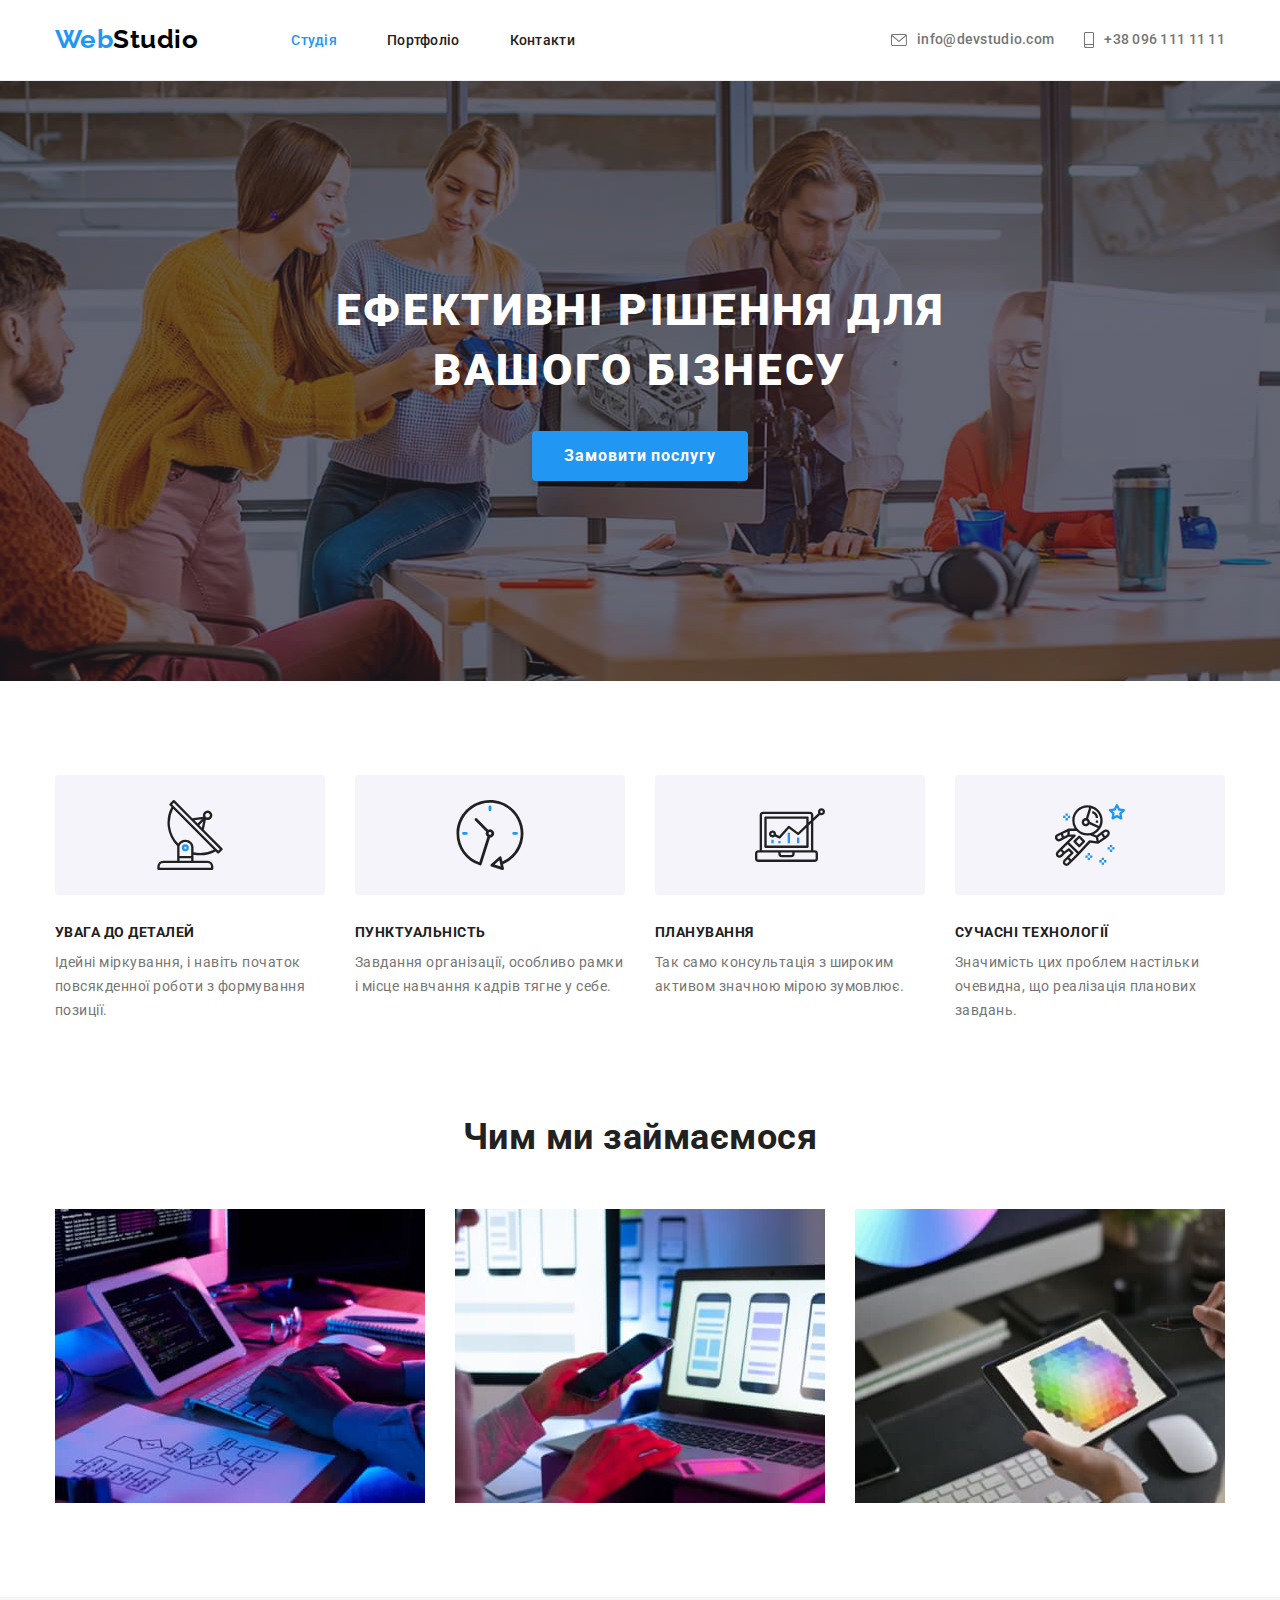
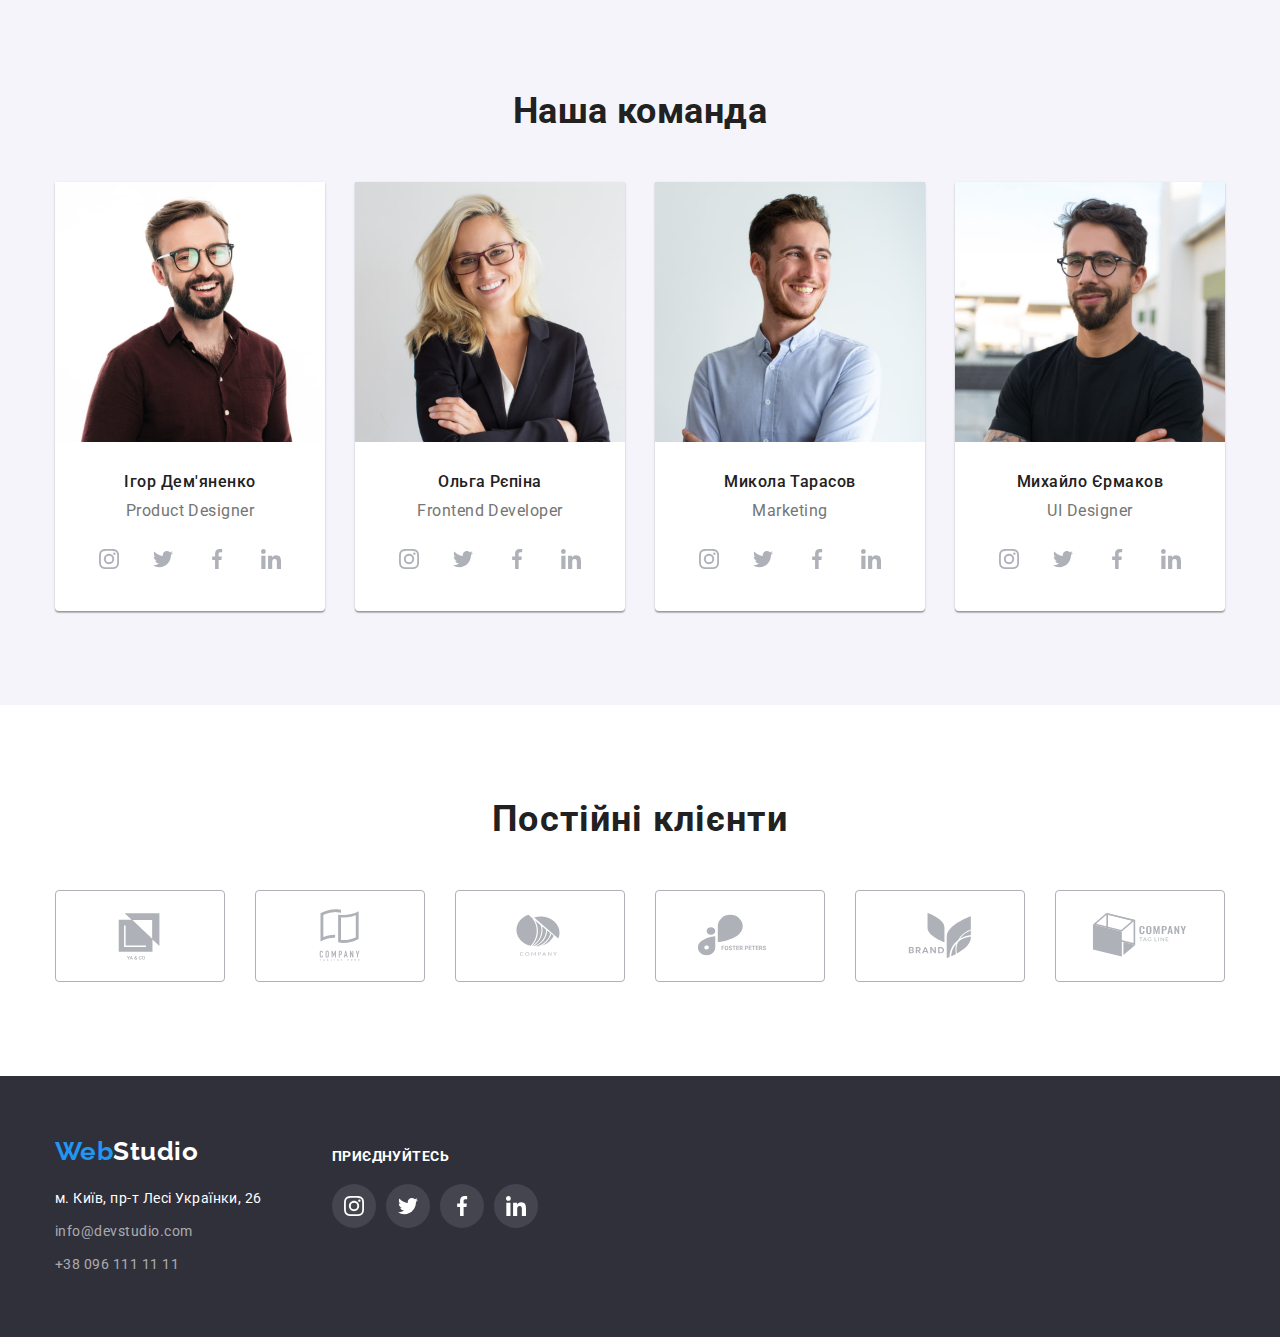
<file: index.html>
<!DOCTYPE html>
<html lang="uk">
  <head>
    <meta charset="UTF-8" />
    <meta name="viewport" content="width=device-width, initial-scale=1.0" />
    <title>Document</title>

    <link rel="preconnect" href="https://fonts.googleapis.com" />
    <link rel="preconnect" href="https://fonts.gstatic.com" crossorigin />
    <link
      href="https://fonts.googleapis.com/css2?family=Raleway:wght@700&family=Roboto:wght@400;500;700;900&display=swap"
      rel="stylesheet"
    />
    <link
      rel="stylesheet"
      href="https://cdnjs.cloudflare.com/ajax/libs/modern-normalize/0.6.0/modern-normalize.min.css"
    />
    <link rel="stylesheet" href="./css/styles.css" />
  </head>
  <!-- Шапка -->
  <body class="page">
    <header>
      <div class="container nav-container">
        <nav class="main-container">
          <a href="./index.html" class="header logo">
            <span>Web</span>Studio
          </a>

          <ul class="site-nav list">
            <li class="site-nav-item">
              <a href="./index.html" class="nav-link link current">Студія</a>
            </li>
            <li class="site-nav-item">
              <a href="./portfolio.html" class="nav-link link">Портфоліо</a>
            </li>
            <li class="site-nav-item">
              <a href="" class="nav-link link">Контакти</a>
            </li>
          </ul>
        </nav>
        <ul class="contact list">
          <li class="contact-list-item">
            <a href="mailto:info@devstudio.com" class="link mail">
              <svg class="icon-header icon-envelope" width="16" height="12">
                <use href="./images/icons.svg#icon-envelope"></use>
              </svg>
              info@devstudio.com</a
            >
          </li>
          <li class="contact-list-item">
            <a href="tel:+380961111111" class="link telefon">
              <svg class="icon-header icon-phone" width="10" height="16">
                <use href="./images/icons.svg#icon-smartphone"></use>
              </svg>
              +38 096 111 11 11</a
            >
          </li>
        </ul>
      </div>
    </header>

    <main>
      <!-- Герой -->
      <section class="section main-hero">
        <h1 class="hero-title">Ефективні рішення для вашого бізнесу</h1>
        <button class="button" type="button">Замовити послугу</button>
      </section>

      <!-- Переваги -->
      <section class="section benefit-section">
        <div class="container benefit-container">
          <!-- Заголовок h2 для хайду в майбутньому-->
          <h2 class="visually-hidden">Переваги компанії</h2>
          <ul class="list benefit-list">
            <li class="benefit-item">
              <div class="container-icon">
                <svg width="70" height="70">
                  <use
                    class="use-icon-benefit"
                    href="./images/icons.svg#icon-antenna"
                  ></use>
                </svg>
              </div>
              <h3 class="benefit-title">УВАГА ДО ДЕТАЛЕЙ</h3>
              <p class="benefit-text">
                Ідейні міркування, і навіть початок повсякденної роботи з
                формування позиції.
              </p>
            </li>

            <li class="benefit-item">
              <div class="container-icon">
                <svg class="icon-benefit" width="70" height="70">
                  <use href="./images/icons.svg#icon-clock"></use>
                </svg>
              </div>
              <h3 class="benefit-title">ПУНКТУАЛЬНІСТЬ</h3>
              <p class="benefit-text">
                Завдання організації, особливо рамки і місце навчання кадрів
                тягне у себе.
              </p>
            </li>

            <li class="benefit-item">
              <div class="container-icon">
                <svg class="icon-benefit" width="70" height="70">
                  <use href="./images/icons.svg#icon-diagram"></use>
                </svg>
              </div>
              <h3 class="benefit-title">ПЛАНУВАННЯ</h3>
              <p class="benefit-text">
                Так само консультація з широким активом значною мірою зумовлює.
              </p>
            </li>

            <li class="benefit-item">
              <div class="container-icon">
                <svg class="icon-benefit" width="70" height="70">
                  <use href="./images/icons.svg#icon-astronaut"></use>
                </svg>
              </div>
              <h3 class="benefit-title">СУЧАСНІ ТЕХНОЛОГІЇ</h3>
              <p class="benefit-text">
                Значимість цих проблем настільки очевидна, що реалізація
                планових завдань.
              </p>
            </li>
          </ul>
        </div>
      </section>

      <!--Сфера діяльності-->
      <section class="section works-section">
        <div class="container works-container">
          <h2 class="works-section-title">Чим ми займаємося</h2>
          <ul class="list list-works">
            <li>
              <img src="./images/image1.jpg" alt="Верстка сайту" width="370" />
            </li>

            <li>
              <img
                src="./images/image2.jpg"
                alt="Тестування сайту"
                width="370"
              />
            </li>

            <li>
              <img src="./images/image3.jpg" alt="Дизайн" width="370" />
            </li>
          </ul>
        </div>
      </section>

      <!-- Команда -->
      <section class="section team-section">
        <div class="container team-container">
          <h2 class="team-section-header">Наша команда</h2>

          <ul class="list list-team">
            <li class="list-team-item">
              <img src="./images/team1.jpg" alt="Спеціаліст 1" width="270" />
              <div class="team-section-card">
                <h3 class="team-section-title">Ігор Дем'яненко</h3>
                <p class="team-section-text" lang="en">Product Designer</p>
                <ul class="list list-icons">
                  <li class="team-icon-item">
                    <a
                      href="https://www.instagram.com/"
                      class="social-links"
                      target="_blank"
                      rel="noopener noreferrer"
                    >
                      <svg class="icon-instagram" width="20" height="20">
                        <use href="./images/icons.svg#icon-instagram"></use>
                      </svg>
                    </a>
                  </li>
                  <li class="team-icon-item">
                    <a
                      href="https://twitter.com/"
                      class="social-links"
                      target="_blank"
                      rel="noopener noreferrer"
                    >
                      <svg class="icon-twitter" width="20" height="20">
                        <use href="./images/icons.svg#icon-twitter"></use>
                      </svg>
                    </a>
                  </li>
                  <li class="team-icon-item">
                    <a
                      href="https://facebook.com/"
                      class="social-links"
                      target="_blank"
                      rel="noopener noreferrer"
                    >
                      <svg class="icon-facebook" width="20" height="20">
                        <use href="./images/icons.svg#icon-facebook"></use>
                      </svg>
                    </a>
                  </li>
                  <li class="team-icon-item">
                    <a
                      href="https://www.linkedin.com/"
                      class="social-links"
                      target="_blank"
                      rel="noopener noreferrer"
                    >
                      <svg class="icon-linkedin" width="20" height="20">
                        <use href="./images/icons.svg#icon-linkedin"></use>
                      </svg>
                    </a>
                  </li>
                </ul>
              </div>
            </li>

            <li class="list-team-item">
              <img src="./images/team2.jpg" alt="Спеціаліст 2" width="270" />
              <div class="team-section-card">
                <h3 class="team-section-title">Ольга Рєпіна</h3>
                <p class="team-section-text" lang="en">Frontend Developer</p>
                <ul class="list list-icons">
                  <li class="team-icon-item">
                    <a
                      href="https://www.instagram.com/"
                      class="social-links"
                      target="_blank"
                      rel="noopener noreferrer"
                    >
                      <svg class="icon-instagram" width="20" height="20">
                        <use href="./images/icons.svg#icon-instagram"></use>
                      </svg>
                    </a>
                  </li>
                  <li class="team-icon-item">
                    <a
                      href="https://twitter.com/"
                      class="social-links"
                      target="_blank"
                      rel="noopener noreferrer"
                    >
                      <svg class="icon-twitter" width="20" height="20">
                        <use href="./images/icons.svg#icon-twitter"></use>
                      </svg>
                    </a>
                  </li>
                  <li class="team-icon-item">
                    <a
                      href="https://facebook.com/"
                      class="social-links"
                      target="_blank"
                      rel="noopener noreferrer"
                    >
                      <svg class="icon-facebook" width="20" height="20">
                        <use href="./images/icons.svg#icon-facebook"></use>
                      </svg>
                    </a>
                  </li>
                  <li class="team-icon-item">
                    <a
                      href="https://www.linkedin.com/"
                      class="social-links"
                      target="_blank"
                      rel="noopener noreferrer"
                    >
                      <svg class="icon-linkedin" width="20" height="20">
                        <use href="./images/icons.svg#icon-linkedin"></use>
                      </svg>
                    </a>
                  </li>
                </ul>
              </div>
            </li>

            <li class="list-team-item">
              <img src="./images/team3.jpg" alt="Спеціаліст 3" width="270" />
              <div class="team-section-card">
                <h3 class="team-section-title">Микола Тарасов</h3>
                <p class="team-section-text" lang="en">Marketing</p>
                <ul class="list list-icons">
                  <li class="team-icon-item">
                    <a
                      href="https://www.instagram.com/"
                      class="social-links"
                      target="_blank"
                      rel="noopener noreferrer"
                    >
                      <svg class="icon-instagram" width="20" height="20">
                        <use href="./images/icons.svg#icon-instagram"></use>
                      </svg>
                    </a>
                  </li>
                  <li class="team-icon-item">
                    <a
                      href="https://twitter.com/"
                      class="social-links"
                      target="_blank"
                      rel="noopener noreferrer"
                    >
                      <svg class="icon-twitter" width="20" height="20">
                        <use href="./images/icons.svg#icon-twitter"></use>
                      </svg>
                    </a>
                  </li>
                  <li class="team-icon-item">
                    <a
                      href="https://facebook.com/"
                      class="social-links"
                      target="_blank"
                      rel="noopener noreferrer"
                    >
                      <svg class="icon-facebook" width="20" height="20">
                        <use href="./images/icons.svg#icon-facebook"></use>
                      </svg>
                    </a>
                  </li>
                  <li class="team-icon-item">
                    <a
                      href="https://www.linkedin.com/"
                      class="social-links"
                      target="_blank"
                      rel="noopener noreferrer"
                    >
                      <svg class="icon-linkedin" width="20" height="20">
                        <use href="./images/icons.svg#icon-linkedin"></use>
                      </svg>
                    </a>
                  </li>
                </ul>
              </div>
            </li>

            <li class="list-team-item">
              <img src="./images/team4.jpg" alt="Спеціаліст 4" width="270" />
              <div class="team-section-card">
                <h3 class="team-section-title">Михайло Єрмаков</h3>
                <p class="team-section-text" lang="en">UI Designer</p>
                <ul class="list list-icons">
                  <li class="team-icon-item">
                    <a
                      href="https://www.instagram.com/"
                      class="social-links"
                      target="_blank"
                      rel="noopener noreferrer"
                    >
                      <svg class="icon-instagram" width="20" height="20">
                        <use href="./images/icons.svg#icon-instagram"></use>
                      </svg>
                    </a>
                  </li>
                  <li class="team-icon-item">
                    <a
                      href="https://twitter.com/"
                      class="social-links"
                      target="_blank"
                      rel="noopener noreferrer"
                    >
                      <svg class="icon-twitter" width="20" height="20">
                        <use href="./images/icons.svg#icon-twitter"></use>
                      </svg>
                    </a>
                  </li>
                  <li class="team-icon-item">
                    <a
                      href="https://facebook.com/"
                      class="social-links"
                      target="_blank"
                      rel="noopener noreferrer"
                    >
                      <svg class="icon-facebook" width="20" height="20">
                        <use href="./images/icons.svg#icon-facebook"></use>
                      </svg>
                    </a>
                  </li>
                  <li class="team-icon-item">
                    <a
                      href="https://www.linkedin.com/"
                      class="social-links"
                      target="_blank"
                      rel="noopener noreferrer"
                    >
                      <svg class="icon-linkedin" width="20" height="20">
                        <use href="./images/icons.svg#icon-linkedin"></use>
                      </svg>
                    </a>
                  </li>
                </ul>
              </div>
            </li>
          </ul>
        </div>
      </section>

      <!-- Наші клієнти -->
      <section class="section clients-section">
        <div class="container">
          <h2 class="clients-section-header">Постійні клієнти</h2>
          <ul class="clients-list list">
            <li class="client-item">
              <a href="" class="client-link">
                <svg class="icon-client-logo" width="106" height="60">
                  <use href="./images/icons.svg#icon-Logo1"></use>
                </svg>
              </a>
            </li>
            <li class="client-item">
              <a href="" class="client-link">
                <svg class="icon-client-logo" width="106" height="60">
                  <use href="./images/icons.svg#icon-Logo2"></use>
                </svg>
              </a>
            </li>
            <li class="client-item">
              <a href="" class="client-link">
                <svg class="icon-client-logo" width="106" height="60">
                  <use href="./images/icons.svg#icon-Logo3"></use>
                </svg>
              </a>
            </li>
            <li class="client-item">
              <a href="" class="client-link">
                <svg class="icon-client-logo" width="106" height="60">
                  <use href="./images/icons.svg#icon-Logo4"></use>
                </svg>
              </a>
            </li>
            <li class="client-item">
              <a href="" class="client-link">
                <svg class="icon-client-logo" width="106" height="60">
                  <use href="./images/icons.svg#icon-Logo5"></use>
                </svg>
              </a>
            </li>
            <li class="client-item">
              <a href="" class="client-link">
                <svg class="icon-client-logo" width="106" height="60">
                  <use href="./images/icons.svg#icon-Logo6"></use>
                </svg>
              </a>
            </li>
          </ul>
        </div>
      </section>
    </main>

    <!-- Footer -->
    <footer class="footer-section">
      <div class="footer-container">
        <address>
          <a href="./index.html" class="footer logo"> <span>Web</span>Studio</a>
          <ul class="list">
            <li class="footer-items">
              <a
                href="https://www.google.com.ua/maps/place/%D0%B1%D1%83%D0%BB%D1%8C%D0%B2%D0%B0%D1%80+%D0%9B%D0%B5%D1%81%D1%96+%D0%A3%D0%BA%D1%80%D0%B0%D1%97%D0%BD%D0%BA%D0%B8,+26,+%D0%9A%D0%B8%D1%97%D0%B2,+02000/@50.4265841,30.5361971,17z/data=!3m1!4b1!4m5!3m4!1s0x40d4cf0e033ecbe9:0x57a4dffefec77da0!8m2!3d50.4265807!4d30.5383858"
                class="address"
                target="_blank"
                rel="noopener noreferrer"
                >м. Київ, пр-т Лесі Українки, 26</a
              >
            </li>
            <li class="footer-items">
              <a href="mailto:info@devstudio.com" class="mail"
                >info@devstudio.com</a
              ><br />
            </li>
            <li class="footer-items">
              <a href="tel:+380961111111" class="telephone"
                >+38 096 111 11 11</a
              >
            </li>
          </ul>
        </address>
        <div class="footer-social-links">
          <h2 class="footer-title-join">Приєднуйтесь</h2>
          <ul class="list footer-list-social">
            <li class="team-icon-item">
              <a
                href="https://www.instagram.com/"
                class="social-links footer-links"
                target="_blank"
                rel="noopener noreferrer"
              >
                <svg class="icon-instagram" width="20" height="20">
                  <use href="./images/icons.svg#icon-instagram"></use>
                </svg>
              </a>
            </li>
            <li class="team-icon-item">
              <a
                href="https://twitter.com/"
                class="social-links footer-links"
                target="_blank"
                rel="noopener noreferrer"
              >
                <svg class="icon-twitter" width="20" height="20">
                  <use href="./images/icons.svg#icon-twitter"></use>
                </svg>
              </a>
            </li>
            <li class="team-icon-item">
              <a
                href="https://facebook.com/"
                class="social-links footer-links"
                target="_blank"
                rel="noopener noreferrer"
              >
                <svg class="icon-facebook" width="20" height="20">
                  <use href="./images/icons.svg#icon-facebook"></use>
                </svg>
              </a>
            </li>
            <li class="team-icon-item">
              <a
                href="https://www.linkedin.com/"
                class="social-links footer-links"
                target="_blank"
                rel="noopener noreferrer"
              >
                <svg class="icon-linkedin" width="20" height="20">
                  <use href="./images/icons.svg#icon-linkedin"></use>
                </svg>
              </a>
            </li>
          </ul>
        </div>
      </div>
    </footer>
  </body>
</html>
</file>
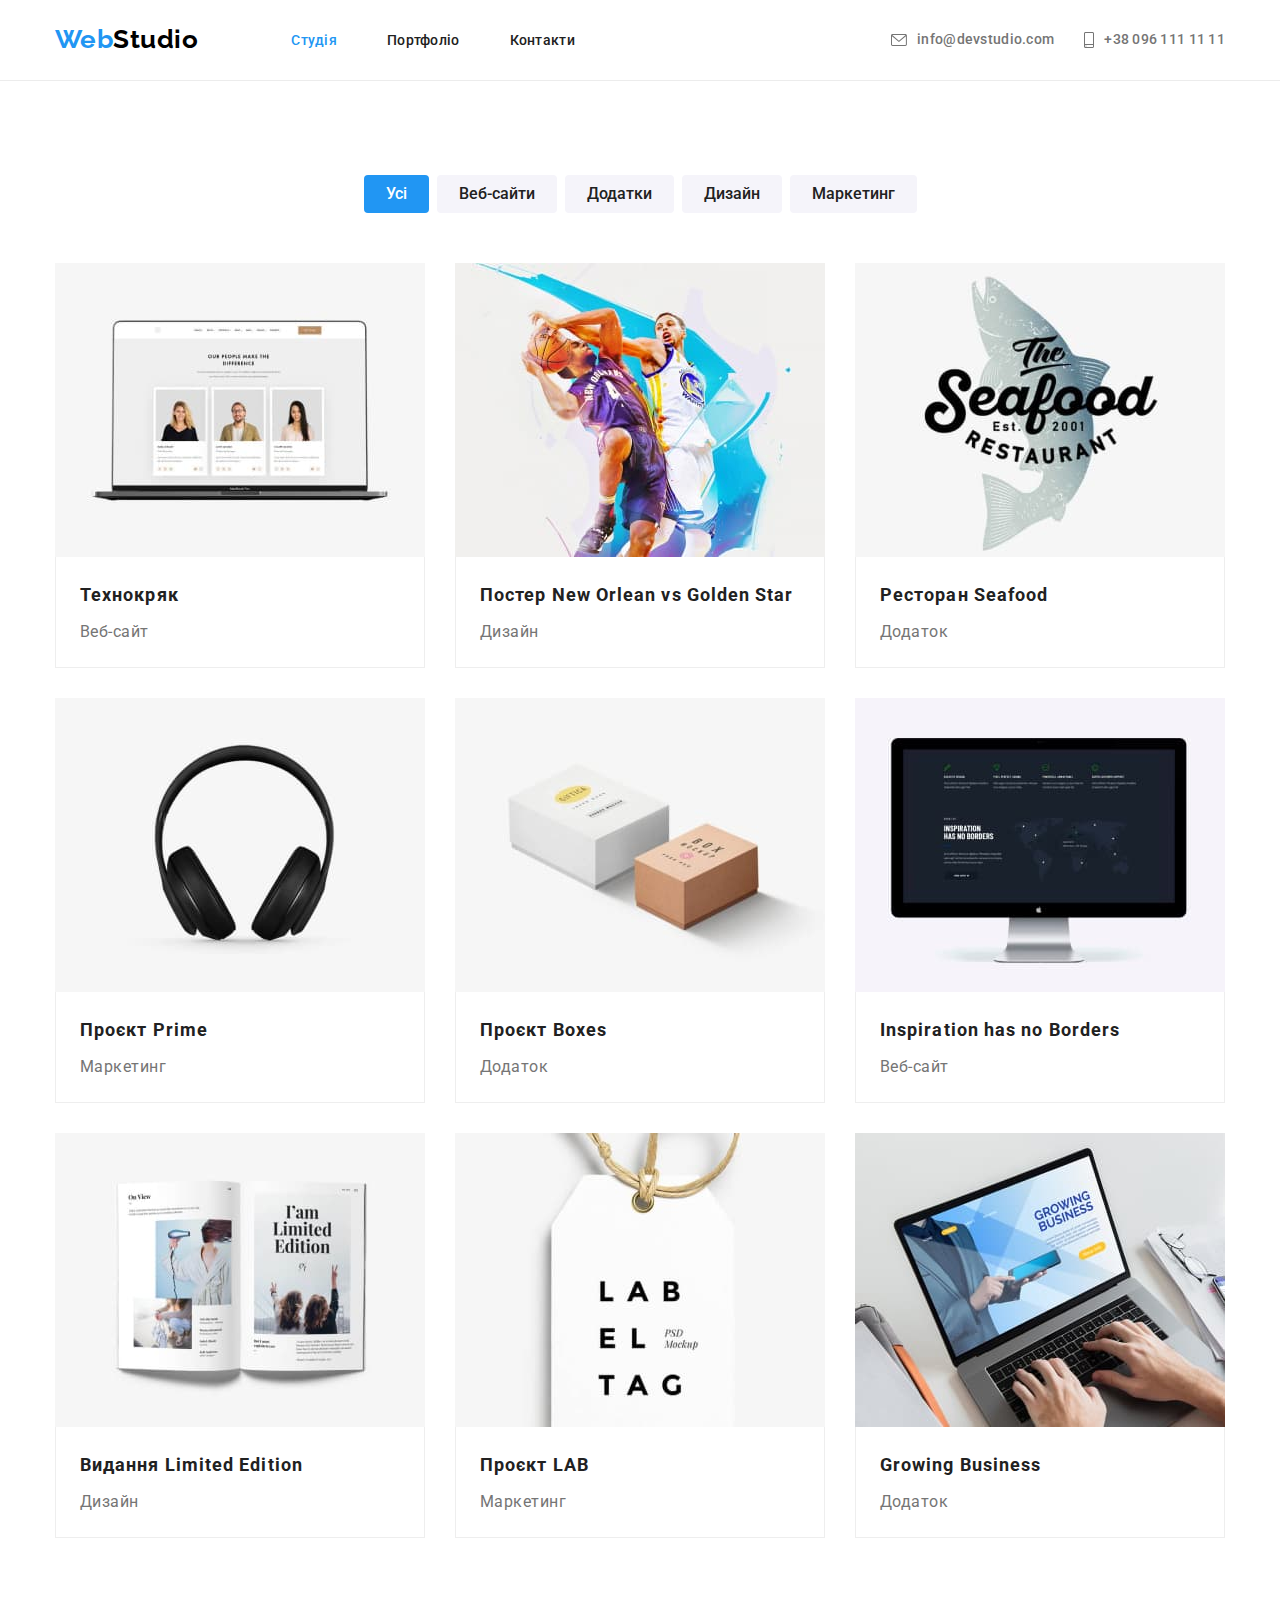
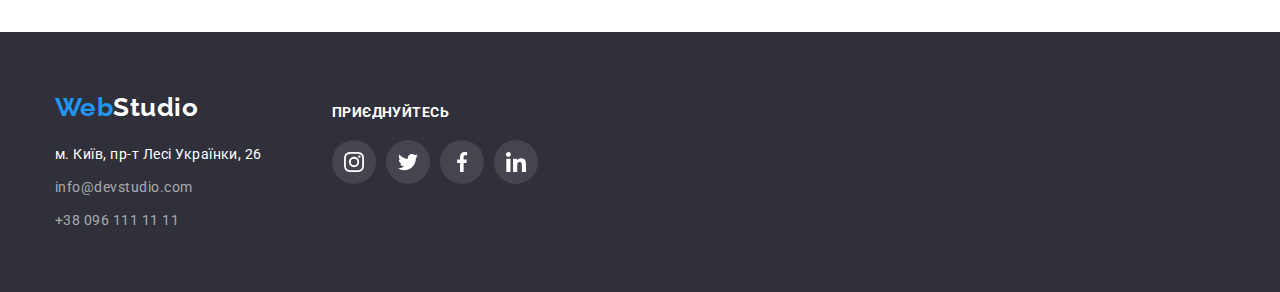
<file: portfolio.html>
<!DOCTYPE html>
<html lang="uk">
  <head>
    <meta charset="UTF-8" />
    <meta name="viewport" content="width=device-width, initial-scale=1.0" />
    <title>Document</title>

    <link rel="preconnect" href="https://fonts.googleapis.com" />
    <link rel="preconnect" href="https://fonts.gstatic.com" crossorigin />
    <link
      href="https://fonts.googleapis.com/css2?family=Raleway:wght@700&family=Roboto:wght@400;500;700;900&display=swap"
      rel="stylesheet"
    />
    <link
      rel="stylesheet"
      href="https://cdnjs.cloudflare.com/ajax/libs/modern-normalize/0.6.0/modern-normalize.min.css"
    />
    <link rel="stylesheet" href="./css/styles.css" />
  </head>
  <!-- Шапка -->
  <body class="page">
    <header>
      <div class="container nav-container">
        <nav class="main-container">
          <a href="./index.html" class="header logo">
            <span>Web</span>Studio
          </a>

          <ul class="site-nav list">
            <li class="site-nav-item">
              <a href="./index.html" class="nav-link link current">Студія</a>
            </li>
            <li class="site-nav-item">
              <a href="./portfolio.html" class="nav-link link">Портфоліо</a>
            </li>
            <li class="site-nav-item">
              <a href="" class="nav-link link">Контакти</a>
            </li>
          </ul>
        </nav>
        <ul class="contact list">
          <li class="contact-list-item">
            <a href="mailto:info@devstudio.com" class="link mail">
              <svg class="icon-header icon-envelope" width="16" height="12">
                <use href="./images/icons.svg#icon-envelope"></use>
              </svg>
              info@devstudio.com</a
            >
          </li>
          <li class="contact-list-item">
            <a href="tel:+380961111111" class="link telefon">
              <svg class="icon-header icon-phone" width="10" height="16">
                <use href="./images/icons.svg#icon-smartphone"></use>
              </svg>
              +38 096 111 11 11</a
            >
          </li>
        </ul>
      </div>
    </header>
    <main class="container section portfolio">
      <!-- Заголовок для хайду в майбутньому -->
      <h1 class="portfolio-title visually-hidden">Наші роботи</h1>

      <div class="button-container">
        <ul class="list portfolio-filters">
          <li class="filter">
            <button class="filter-button current" type="button">Усі</button>
          </li>
          <li class="filter">
            <button class="filter-button" type="button">Веб-сайти</button>
          </li>
          <li class="filter">
            <button class="filter-button" type="button">Додатки</button>
          </li>
          <li class="filter">
            <button class="filter-button" type="button">Дизайн</button>
          </li>
          <li class="filter">
            <button class="filter-button" type="button">Маркетинг</button>
          </li>
        </ul>
      </div>

      <div class="portfolio-container">
        <ul class="list portfolio-list">
          <li class="portfolio-example">
            <a href="" class="portfolio-link">
              <img
                src="./images/portfolio1.jpg"
                alt="ноутбук"
                width="370"
                class="portfolio-image"
              />
              <div class="portfolio-card-border">
                <h2 class="portfolio-example-title">Технокряк</h2>
                <p class="portfolio-example-text">Веб-сайт</p>
              </div>
            </a>
          </li>

          <li class="portfolio-example">
            <a href="" class="portfolio-link">
              <img
                src="./images/portfolio2.jpg"
                alt="баскетбол"
                width="370"
                class="portfolio-image"
              />
              <div class="portfolio-card-border">
                <h2 class="portfolio-example-title">
                  Постер New Orlean vs Golden Star
                </h2>
                <p class="portfolio-example-text">Дизайн</p>
              </div>
            </a>
          </li>

          <li class="portfolio-example">
            <a href="" class="portfolio-link">
              <img
                src="./images/portfolio3.jpg"
                alt="ресторан"
                width="370"
                class="portfolio-image"
              />
              <div class="portfolio-card-border">
                <h2 class="portfolio-example-title">Ресторан Seafood</h2>
                <p class="portfolio-example-text">Додаток</p>
              </div>
            </a>
          </li>

          <li class="portfolio-example">
            <a href="" class="portfolio-link">
              <img
                src="./images/portfolio4.jpg"
                alt="навушники"
                width="370"
                class="portfolio-image"
              />
              <div class="portfolio-card-border">
                <h2 class="portfolio-example-title">Проєкт Prime</h2>
                <p class="portfolio-example-text">Маркетинг</p>
              </div>
            </a>
          </li>

          <li class="portfolio-example">
            <a href="" class="portfolio-link">
              <img
                src="./images/portfolio5.jpg"
                alt="коробки"
                width="370"
                class="portfolio-image"
              />
              <div class="portfolio-card-border">
                <h2 class="portfolio-example-title">Проєкт Boxes</h2>
                <p class="portfolio-example-text">Додаток</p>
              </div>
            </a>
          </li>

          <li class="portfolio-example">
            <a href="" class="portfolio-link">
              <img
                src="./images/portfolio6.jpg"
                alt="монітор"
                width="370"
                class="portfolio-image"
              />
              <div class="portfolio-card-border">
                <h2 class="portfolio-example-title">
                  Inspiration has no Borders
                </h2>
                <p class="portfolio-example-text">Веб-сайт</p>
              </div>
            </a>
          </li>

          <li class="portfolio-example">
            <a href="" class="portfolio-link">
              <img
                src="./images/portfolio7.jpg"
                alt="книга"
                width="370"
                class="portfolio-image"
              />
              <div class="portfolio-card-border">
                <h2 class="portfolio-example-title">Видання Limited Edition</h2>
                <p class="portfolio-example-text">Дизайн</p>
              </div>
            </a>
          </li>

          <li class="portfolio-example">
            <a href="" class="portfolio-link">
              <img
                src="./images/portfolio8.jpg"
                alt="бірка"
                width="370"
                class="portfolio-image"
              />
              <div class="portfolio-card-border">
                <h2 class="portfolio-example-title">Проєкт LAB</h2>
                <p class="portfolio-example-text">Маркетинг</p>
              </div>
            </a>
          </li>
          <li class="portfolio-example">
            <a href="" class="portfolio-link">
              <img
                src="./images/portfolio9.jpg"
                alt="ноутбук"
                width="370"
                class="portfolio-image"
              />
              <div class="portfolio-card-border">
                <h2 class="portfolio-example-title">Growing Business</h2>
                <p class="portfolio-example-text">Додаток</p>
              </div>
            </a>
          </li>
        </ul>
      </div>
    </main>

    <!-- Footer -->
    <footer class="footer-section">
      <div class="footer-container">
        <address>
          <a href="./index.html" class="footer logo"> <span>Web</span>Studio</a>
          <ul class="list">
            <li class="footer-items">
              <a
                href="https://www.google.com.ua/maps/place/%D0%B1%D1%83%D0%BB%D1%8C%D0%B2%D0%B0%D1%80+%D0%9B%D0%B5%D1%81%D1%96+%D0%A3%D0%BA%D1%80%D0%B0%D1%97%D0%BD%D0%BA%D0%B8,+26,+%D0%9A%D0%B8%D1%97%D0%B2,+02000/@50.4265841,30.5361971,17z/data=!3m1!4b1!4m5!3m4!1s0x40d4cf0e033ecbe9:0x57a4dffefec77da0!8m2!3d50.4265807!4d30.5383858"
                class="address"
                target="_blank"
                rel="noopener noreferrer"
                >м. Київ, пр-т Лесі Українки, 26</a
              >
            </li>
            <li class="footer-items">
              <a href="mailto:info@devstudio.com" class="mail"
                >info@devstudio.com</a
              ><br />
            </li>
            <li class="footer-items">
              <a href="tel:+380961111111" class="telephone"
                >+38 096 111 11 11</a
              >
            </li>
          </ul>
        </address>
        <div class="footer-social-links">
          <h2 class="footer-title-join">Приєднуйтесь</h2>
          <ul class="list footer-list-social">
            <li class="team-icon-item">
              <a
                href="https://www.instagram.com/"
                class="social-links footer-links"
                target="_blank"
                rel="noopener noreferrer"
              >
                <svg class="icon-instagram" width="20" height="20">
                  <use href="./images/icons.svg#icon-instagram"></use>
                </svg>
              </a>
            </li>
            <li class="team-icon-item">
              <a
                href="https://twitter.com/"
                class="social-links footer-links"
                target="_blank"
                rel="noopener noreferrer"
              >
                <svg class="icon-twitter" width="20" height="20">
                  <use href="./images/icons.svg#icon-twitter"></use>
                </svg>
              </a>
            </li>
            <li class="team-icon-item">
              <a
                href="https://facebook.com/"
                class="social-links footer-links"
                target="_blank"
                rel="noopener noreferrer"
              >
                <svg class="icon-facebook" width="20" height="20">
                  <use href="./images/icons.svg#icon-facebook"></use>
                </svg>
              </a>
            </li>
            <li class="team-icon-item">
              <a
                href="https://www.linkedin.com/"
                class="social-links footer-links"
                target="_blank"
                rel="noopener noreferrer"
              >
                <svg class="icon-linkedin" width="20" height="20">
                  <use href="./images/icons.svg#icon-linkedin"></use>
                </svg>
              </a>
            </li>
          </ul>
        </div>
      </div>
    </footer>
  </body>
</html>
</file>
<file: css/styles.css>
:root {
  --primary-text-color: #212121;
  --secondary-text-color: #757575;
  --primary-hover-color: #2196f3;
  --logo-color-blue: #2196f3;
  --logo-color-black: #000000;
  --primary-white-color: #ffffff;
  --email-telephone-text-color: rgba(255, 255, 255, 0.6);
  --hero-background-color: #2f303a;
  --secondary-background-color: #ffffff;
  --team-background-color: #f5f4fa;
  --svg-color: #afb1b8;
}

body {
  background-color: var(--primary-white-color);
  color: var(--primary-text-color);

  font-family: Roboto, sans-serif;
  letter-spacing: 0.03em;
}

.list {
  padding: 0;
  margin: 0;
  list-style: none;
}

.container {
  margin-left: auto;
  margin-right: auto;
  width: 1200px;
  padding-left: 15px;
  padding-right: 15px;
}

.section {
  padding-bottom: 94px;
  padding-top: 94px;
}

img {
  display: block;
}

h1,
h2,
h3,
p {
  margin: 0;
}

/* --------------- Header ------------------ */

.logo {
  font-family: Raleway, sans-serif;
  font-weight: 700;
  font-size: 26px;
  line-height: 1.2;
  text-decoration: none;
}

.logo span {
  color: var(--logo-color-blue);
}

.header.logo {
  color: var(--logo-color-black);
  margin-right: 93px;
  padding-top: 24px;
  padding-bottom: 25px;
}

.footer.logo {
  color: var(--primary-white-color);
}

header {
  border-bottom: 1px solid #ececec;
}
/* ---------------- nav design --------------- */

.nav-container {
  display: flex;
  justify-content: space-between;
  align-items: center;
}

.main-container {
  display: flex;
  align-items: center;
}
.site-nav {
  display: flex;
}

.site-nav .link {
  color: var(--primary-text-color);

  font-weight: 500;
  font-size: 14px;
  line-height: 1.14;
  letter-spacing: 0.02em;
  text-decoration: none;
  padding-bottom: 32px;
  padding-top: 32px;
}

.site-nav-item:not(:last-child) {
  margin-right: 50px;
}

.site-nav .link:hover,
.site-nav .link:focus {
  color: var(--primary-hover-color);
}

.site-nav .link.current {
  color: var(--primary-hover-color);
}

/* --------------- contact design -------------- */

.contact {
  display: flex;
}

.mail {
  margin-right: 30px;
}

.link.mail,
.link.telefon {
  display: inline-flex;
  align-items: center;
  justify-content: center;
}

.icon-header {
  margin-right: 10px;
  display: inline-flex;
  align-items: center;
  justify-content: center;
  fill: currentColor;
}

.icon-envelope:hover,
.icon-envelope:focus,
.icon-phone:hover,
.icon-phone:focus {
  fill: var(--primary-hover-color);
}

.contact .link {
  color: var(--secondary-text-color);
  font-weight: 500;
  font-size: 14px;
  line-height: 1.14;
  letter-spacing: 0.02em;
  text-decoration: none;
  padding-top: 32px;
  padding-bottom: 32px;
}

.contact .link:hover,
.contact .link:focus {
  color: var(--primary-hover-color);
}

/* -------------- HERO ----------------- */

.main-hero {
  background: var(--hero-background-color);
  text-align: center;
  padding-top: 200px;
  padding-bottom: 200px;

  height: 600px;
  max-width: 1600px;
  margin-left: auto;
  margin-right: auto;
  background-image: linear-gradient(
      rgba(47, 48, 58, 0.4),
      rgba(47, 48, 58, 0.4)
    ),
    url('../images/background.jpg');
  background-repeat: no-repeat;
  background-position: center;
  background-size: cover;
}

.hero-title {
  color: var(--primary-white-color);
  font-weight: 900;
  font-size: 44px;
  line-height: 1.36;
  text-align: center;
  letter-spacing: 0.06em;
  text-transform: uppercase;
  margin-left: auto;
  margin-right: auto;
  margin-bottom: 30px;
  width: 696px;
}

.button {
  font-family: inherit;
  font-weight: 700;
  font-size: 16px;
  line-height: 1.88;
  align-items: center;
  text-align: center;
  letter-spacing: 0.06em;
  border: none;

  cursor: pointer;
  display: block;
  margin-top: 30px;
  margin-right: auto;
  margin-left: auto;
  min-width: 216px;
  padding: 10px 32px;
  border-radius: 4px;
  box-shadow: 0px 4px 4px rgba(0, 0, 0, 0.15);

  background-color: var(--primary-hover-color);
  color: var(--primary-white-color);
}

.button:focus,
.button:hover {
  background-color: var(--primary-hover-color);
  color: var(--primary-white-color);
}

/* --------------  benefit section ------------ */

.visually-hidden {
  position: absolute;
  width: 1px;
  height: 1px;
  margin: -1px;
  border: 0;
  padding: 0;

  white-space: nowrap;
  clip-path: inset(100%);
  clip: rect(0 0 0 0);
  overflow: hidden;
}

.benefit-section {
  padding-top: 94px;
  padding-bottom: 94px;
}

.benefit-container {
  width: 1200px;
  margin: 0 auto;
  padding: 0 15px;
}

.benefit-list {
  display: flex;
  justify-content: space-between;
  gap: 30px;
}

.benefit-item {
  flex-basis: calc((100% - 90px) / 4);
}

.icon-benefit {
  display: flex;
  width: 70px;
  height: 70px;
  align-items: center;
  justify-content: center;
}

.container-icon {
  background-color: var(--team-background-color);
  border-radius: 4px;
  margin-bottom: 30px;
  width: 270px;
  height: 120px;
  display: flex;
  align-items: center;
  justify-content: center;
}

.benefit-title {
  font-weight: 700;
  font-size: 14px;
  line-height: 1.14;
  text-transform: uppercase;
  margin-bottom: 10px;
}

.benefit-text {
  color: var(--secondary-text-color);
  font-size: 14px;
  line-height: 1.71;
}

/* ----------------WORKS section ------------- */

.works-section {
  padding-top: 0;
}

.list-works {
  display: flex;
  /* gap: 30px; */
  justify-content: space-between;
}

.works-section-title {
  font-weight: 700;
  font-size: 36px;
  line-height: 1.16;
  text-align: center;
  margin-bottom: 50px;
}

/* --------------- TEAM section ---------------*/

.list-team {
  display: flex;
  gap: 30px;
}

.list-team-item {
  background-color: var(--primary-white-color);
  justify-content: space-between;
  flex-basis: calc((100% - 90px) / 4);
  box-shadow: 0px 1px 3px rgba(0, 0, 0, 0.12), 0px 1px 1px rgba(0, 0, 0, 0.14),
    0px 2px 1px rgba(0, 0, 0, 0.2);
  border-radius: 0px 0px 4px 4px;
}

.team-section-header {
  font-weight: 700;
  font-size: 36px;
  line-height: 1.16;
  text-align: center;
  margin-bottom: 50px;
}

.team-section-card {
  padding: 30px;
}

.team-section-title {
  font-weight: 500;
  font-size: 16px;
  line-height: 1.19;
  text-align: center;
  margin-bottom: 10px;
}

.team-section-text {
  color: var(--secondary-text-color);
  font-size: 16px;
  line-height: 1.19;
  text-align: center;
}

.list-icons {
  display: flex;
  gap: 10px;
  align-items: center;
  justify-content: center;
  margin-top: 16px;
}

.team-icon-item {
  display: flex;
  width: 44px;
  height: 44px;
  border-radius: 50%;
  align-items: center;
  justify-content: center;
}

.social-links {
  display: flex;
  width: 100%;
  height: 100%;
  border-radius: 50%;
  align-items: center;
  justify-content: center;
  fill: var(--svg-color);
  transition: fill 200ms linear, background-color 500ms linear;
}

.social-links:hover,
.social-links:focus {
  background-color: var(--primary-hover-color);
  fill: var(--primary-white-color);
}

/* background for main section */

.benefit-section,
.works-section {
  background: var(--secondary-background-color);
}

.team-section {
  background: var(--team-background-color);
}

/* --------------- Clients section ------------ */

.clients-section-header {
  font-weight: 700;
  font-size: 36px;
  line-height: 1.16;
  text-align: center;
  letter-spacing: 0.03em;
  color: var(--primary-text-color);
}

.clients-list {
  display: flex;
  align-items: center;
  justify-content: center;
  gap: 30px;
  margin-top: 50px;
}

.client-item {
  width: 170px;
  height: 92px;
  display: flex;
  align-items: center;
  justify-content: center;
}

.client-link {
  width: 100%;
  height: 100%;
  display: flex;
  align-items: center;
  justify-content: center;
  fill: var(--svg-color);
  border: 1px solid var(--svg-color);
  border-radius: 4px;

  fill: var(--svg-color);
  transition: fill 200ms linear, border-color 500ms linear;
}

.client-link:hover,
.client-link:focus {
  fill: var(--primary-hover-color);
  border-color: var(--primary-hover-color);
}

/* ----------------  FOOTER ------------------ */

.footer.logo {
  display: block;
  margin-bottom: 20px;
  font-style: normal;
}

.footer-items:not(:last-child) {
  margin-bottom: 9px;
}

.address {
  color: var(--primary-white-color);
  font-size: 14px;
  line-height: 1.7;
  font-style: normal;
  text-decoration: none;
}

.address:hover,
.address:focus {
  color: var(--primary-hover-color);
}

.mail,
.telephone {
  color: var(--email-telephone-text-color);
  font-size: 14px;
  line-height: 1.7;
  font-style: normal;
  text-decoration: none;
}

.mail:hover,
.telephone:hover,
.mail:focus,
.telephone:focus {
  color: var(--primary-hover-color);
}

.footer-social-links {
  padding-top: 12px;
  padding-bottom: 40px;
  margin-left: 70px;
}

.footer-title-join {
  font-weight: 700;
  font-size: 14px;
  line-height: 16px;
  letter-spacing: 0.03em;
  text-transform: uppercase;
  color: var(--primary-white-color);

  margin-bottom: 20px;
}

.footer-list-social {
  display: flex;
  gap: 10px;
}

.social-links.footer-links {
  fill: var(--primary-white-color);
  background: rgba(255, 255, 255, 0.1);
}

.social-links.footer-links:hover,
.social-links.footer-links:focus {
  background-color: var(--primary-hover-color);
  fill: var(--primary-white-color);
}

.footer-container {
  margin-left: auto;
  margin-right: auto;
  width: 1200px;
  padding-left: 15px;
  padding-right: 15px;

  display: flex;
}

.footer-section {
  background: var(--hero-background-color);
  padding-bottom: 60px;
  padding-top: 60px;
}

/* ------------------ PORTFOLIO PAGE ------------*/

.portfolio {
  background-color: var(--secondary-background-color);
  width: 1200px;
  padding-left: 15px;
  padding-right: 15px;
}

.portfolio-filters {
  display: flex;
  gap: 8px;
  justify-content: center;
  margin-bottom: 50px;
}

.filter {
  display: block;
}

.filter-button {
  display: block;
  font-family: inherit;
  font-style: inherit;
  font-weight: 500;
  font-size: 16px;
  line-height: 1.62;
  text-align: center;
  border: none;

  cursor: pointer;

  background-color: var(--team-background-color);
  color: var(--primary-text-color);
  padding: 6px 22px;
  border-radius: 4px;
  transition: all 300ms linear;
}

.filter-button:hover,
.filter-button:focus {
  background-color: var(--primary-hover-color);
  color: var(--primary-white-color);
  box-shadow: 0px 3px 1px rgba(0, 0, 0, 0.1), 0px 1px 2px rgba(0, 0, 0, 0.08),
    0px 2px 2px rgba(0, 0, 0, 0.12);
}

.filter-button.current {
  background-color: var(--primary-hover-color);
  color: var(--primary-white-color);
}

.portfolio-list {
  display: flex;
  flex-wrap: wrap;
  gap: 30px;
  justify-content: center;
}

.portfolio-link {
  text-decoration: none;
  /* transition: box-shadow 200ms linear; */
}

.portfolio-example {
  background-color: var(--primary-white-color);
  flex-basis: ((100% - 90) / 3);
  display: inline-flex;
}

.portfolio-link:hover,
.portfolio-link:focus {
  box-shadow: 0px 1px 1px rgba(0, 0, 0, 0.12), 0px 4px 4px rgba(0, 0, 0, 0.06),
    1px 4px 6px rgba(0, 0, 0, 0.16);
}

.portfolio-card-border {
  padding: 20px 24px;
  border-bottom: 1px solid #eeeeee;
  border-right: 1px solid #eeeeee;
  border-left: 1px solid #eeeeee;
}

.portfolio-example-title {
  color: var(--primary-text-color);
  font-weight: 700;
  font-size: 18px;
  line-height: 2;
  letter-spacing: 0.06em;
}

.portfolio-example-text {
  color: var(--secondary-text-color);
  font-size: 16px;
  line-height: 1.87;
  margin-top: 4px;
}

.portfolio-filters,
.portfolio-list {
  list-style: none;
}
</file>
